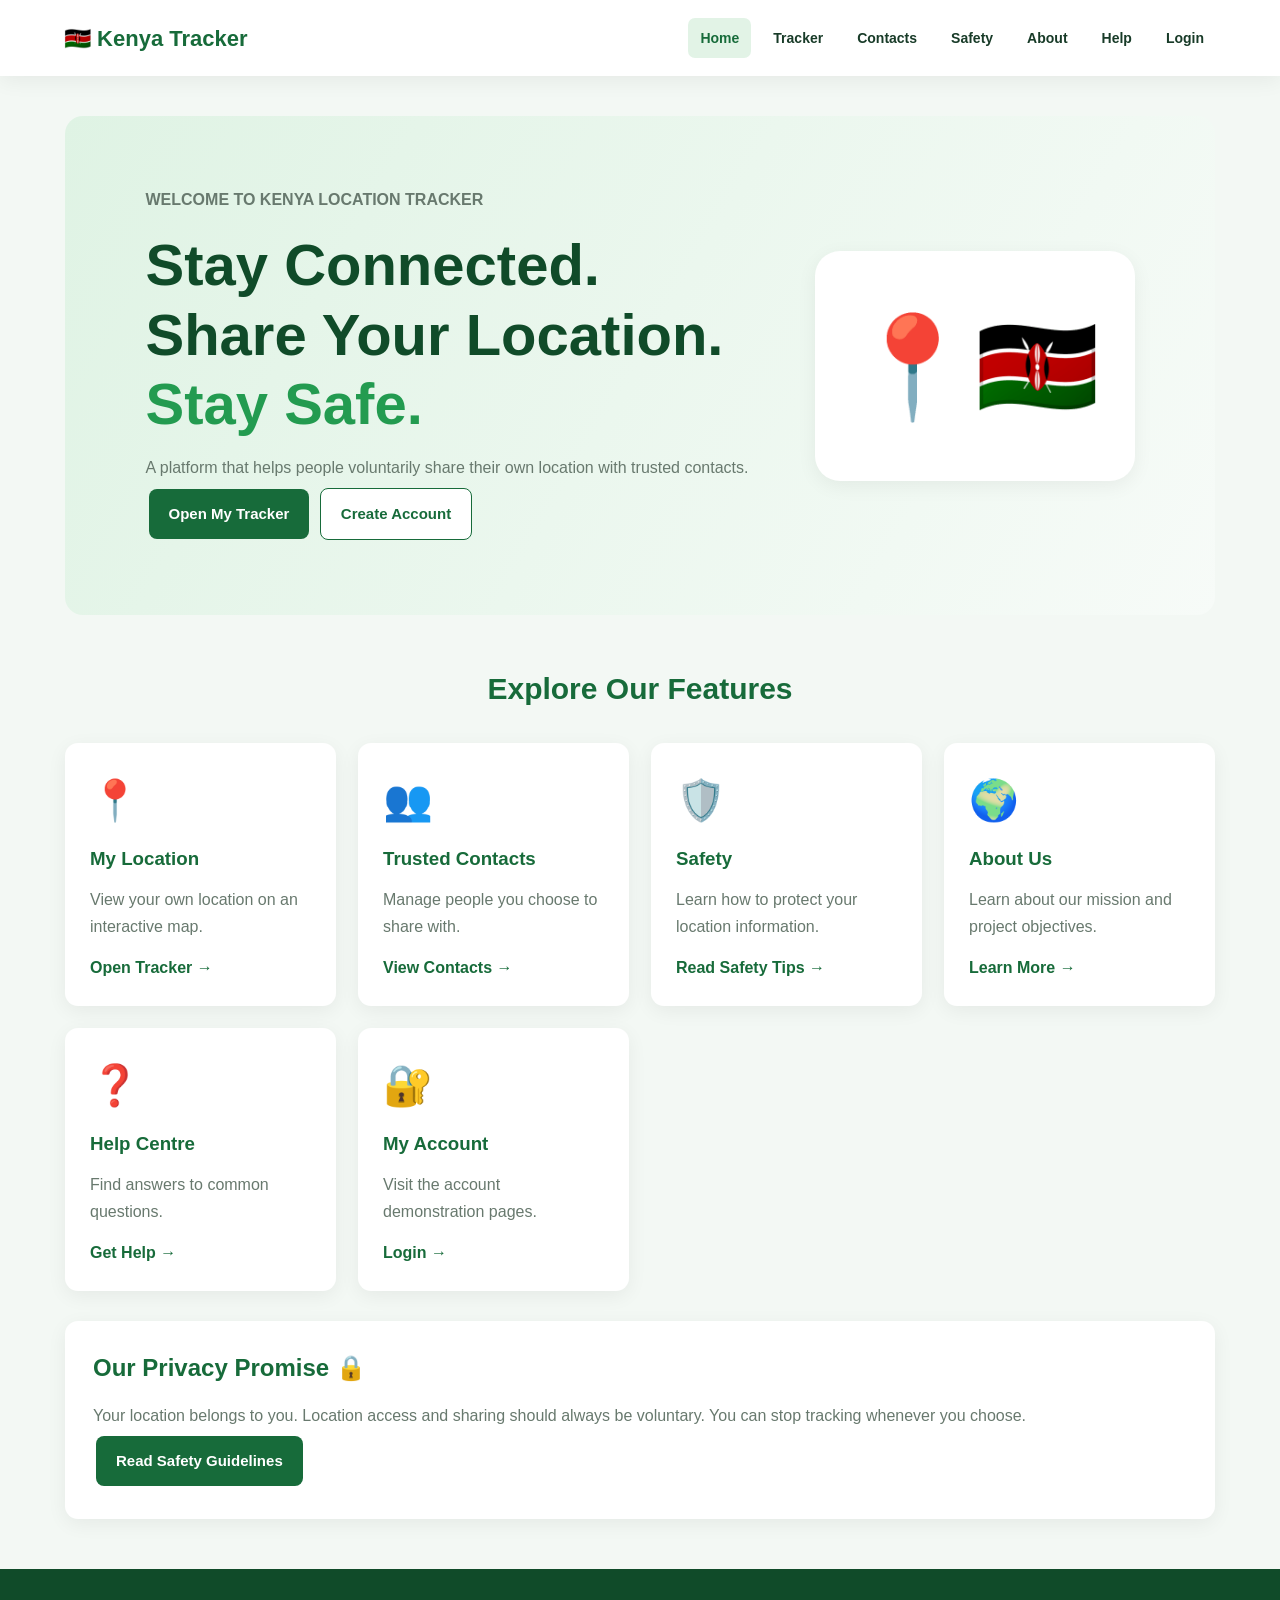
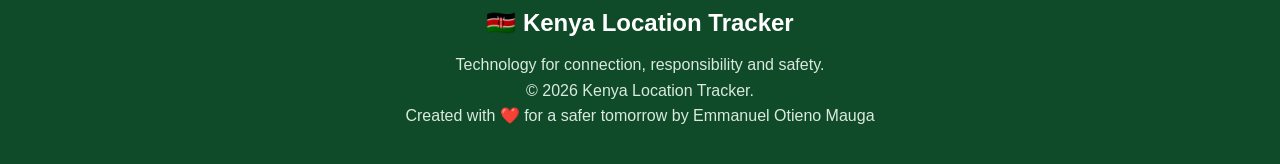
<file: index.html>
<!DOCTYPE html>
<html lang="en">
<head>
    <meta charset="UTF-8">
    <meta name="viewport" content="width=device-width, initial-scale=1.0">
    <title>Home | Kenya Location Tracker</title>
    <link rel="stylesheet" href="style.css">
</head>
<body>

<header>
    <a class="logo" href="index.html">🇰🇪 Kenya Tracker</a>
    <nav>
        <a class="active" href="index.html">Home</a>
        <a href="tracker.html">Tracker</a>
        <a href="contacts.html">Contacts</a>
        <a href="safety.html">Safety</a>
        <a href="about.html">About</a>
        <a href="help.html">Help</a>
        <a href="login.html">Login</a>
    </nav>
</header>

<main>
    <section class="hero">
        <div class="hero-content">
            <p><strong>WELCOME TO KENYA LOCATION TRACKER</strong></p>
            <h1>Stay Connected.<br>Share Your Location.<br>
                <span>Stay Safe.</span>
            </h1>
            <p>
                A platform that helps people voluntarily share their
                own location with trusted contacts.
            </p>
            <a class="button" href="tracker.html">Open My Tracker</a>
            <a class="button secondary" href="register.html">Create Account</a>
        </div>

        <div class="hero-art">📍🇰🇪</div>
    </section>

    <h2 class="section-title">Explore Our Features</h2>

    <section class="card-grid">
        <article class="card">
            <div class="card-icon">📍</div>
            <h3>My Location</h3>
            <p>View your own location on an interactive map.</p>
            <a href="tracker.html">Open Tracker →</a>
        </article>

        <article class="card">
            <div class="card-icon">👥</div>
            <h3>Trusted Contacts</h3>
            <p>Manage people you choose to share with.</p>
            <a href="contacts.html">View Contacts →</a>
        </article>

        <article class="card">
            <div class="card-icon">🛡️</div>
            <h3>Safety</h3>
            <p>Learn how to protect your location information.</p>
            <a href="safety.html">Read Safety Tips →</a>
        </article>

        <article class="card">
            <div class="card-icon">🌍</div>
            <h3>About Us</h3>
            <p>Learn about our mission and project objectives.</p>
            <a href="about.html">Learn More →</a>
        </article>

        <article class="card">
            <div class="card-icon">❓</div>
            <h3>Help Centre</h3>
            <p>Find answers to common questions.</p>
            <a href="help.html">Get Help →</a>
        </article>

        <article class="card">
            <div class="card-icon">🔐</div>
            <h3>My Account</h3>
            <p>Visit the account demonstration pages.</p>
            <a href="login.html">Login →</a>
        </article>
    </section>

    <section class="panel">
        <h2>Our Privacy Promise 🔒</h2>
        <p>
            Your location belongs to you. Location access and sharing
            should always be voluntary. You can stop tracking whenever
            you choose.
        </p>
        <a class="button" href="safety.html">Read Safety Guidelines</a>
    </section>
</main>

<footer>
    <h2>🇰🇪 Kenya Location Tracker</h2>
    <p>Technology for connection, responsibility and safety.</p>
    <p>© 2026 Kenya Location Tracker.</p>
    <p>Created with ❤️ for a safer tomorrow by Emmanuel Otieno Mauga</p>
</footer>

</body>
</html>
</file>
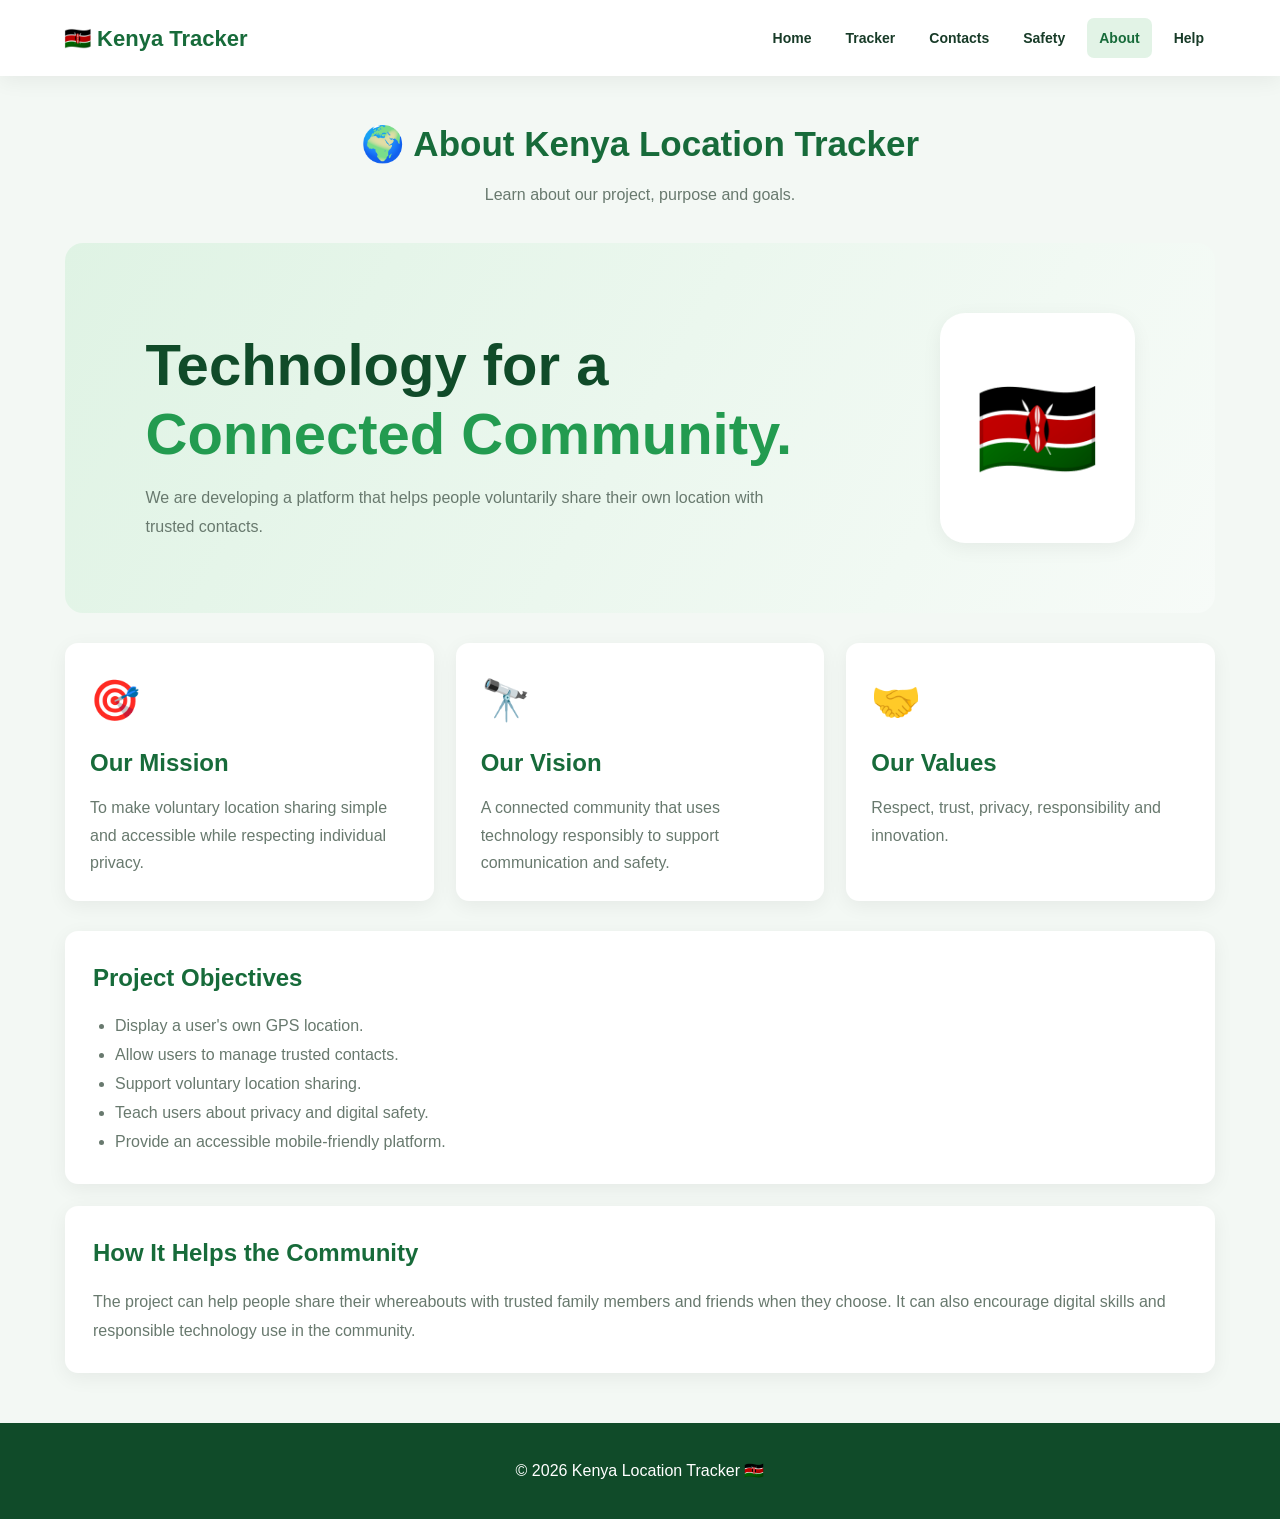
<file: about.html>
<!DOCTYPE html>
<html lang="en">
<head>
    <meta charset="UTF-8">
    <meta name="viewport" content="width=device-width, initial-scale=1.0">
    <title>About Us | Kenya Location Tracker</title>
    <link rel="stylesheet" href="style.css">
</head>
<body>

<header>
    <a class="logo" href="index.html">🇰🇪 Kenya Tracker</a>
    <nav>
        <a href="index.html">Home</a>
        <a href="tracker.html">Tracker</a>
        <a href="contacts.html">Contacts</a>
        <a href="safety.html">Safety</a>
        <a class="active" href="about.html">About</a>
        <a href="help.html">Help</a>
    </nav>
</header>

<main>
    <h1 class="page-title">🌍 About Kenya Location Tracker</h1>
    <p class="page-intro">
        Learn about our project, purpose and goals.
    </p>

    <section class="hero">
        <div class="hero-content">
            <h1>Technology for a <span>Connected Community.</span></h1>
            <p>
                We are developing a platform that helps people
                voluntarily share their own location with trusted contacts.
            </p>
        </div>
        <div class="hero-art">🇰🇪</div>
    </section>

    <section class="card-grid">
        <article class="card">
            <div class="card-icon">🎯</div>
            <h2>Our Mission</h2>
            <p>
                To make voluntary location sharing simple and accessible
                while respecting individual privacy.
            </p>
        </article>

        <article class="card">
            <div class="card-icon">🔭</div>
            <h2>Our Vision</h2>
            <p>
                A connected community that uses technology responsibly
                to support communication and safety.
            </p>
        </article>

        <article class="card">
            <div class="card-icon">🤝</div>
            <h2>Our Values</h2>
            <p>
                Respect, trust, privacy, responsibility and innovation.
            </p>
        </article>
    </section>

    <section class="panel">
        <h2>Project Objectives</h2>
        <ul>
            <li>Display a user's own GPS location.</li>
            <li>Allow users to manage trusted contacts.</li>
            <li>Support voluntary location sharing.</li>
            <li>Teach users about privacy and digital safety.</li>
            <li>Provide an accessible mobile-friendly platform.</li>
        </ul>
    </section>

    <section class="panel">
        <h2>How It Helps the Community</h2>
        <p>
            The project can help people share their whereabouts with
            trusted family members and friends when they choose.
            It can also encourage digital skills and responsible
            technology use in the community.
        </p>
    </section>
</main>

<footer>
    © 2026 Kenya Location Tracker 🇰🇪
</footer>

</body>
</html>
</file>
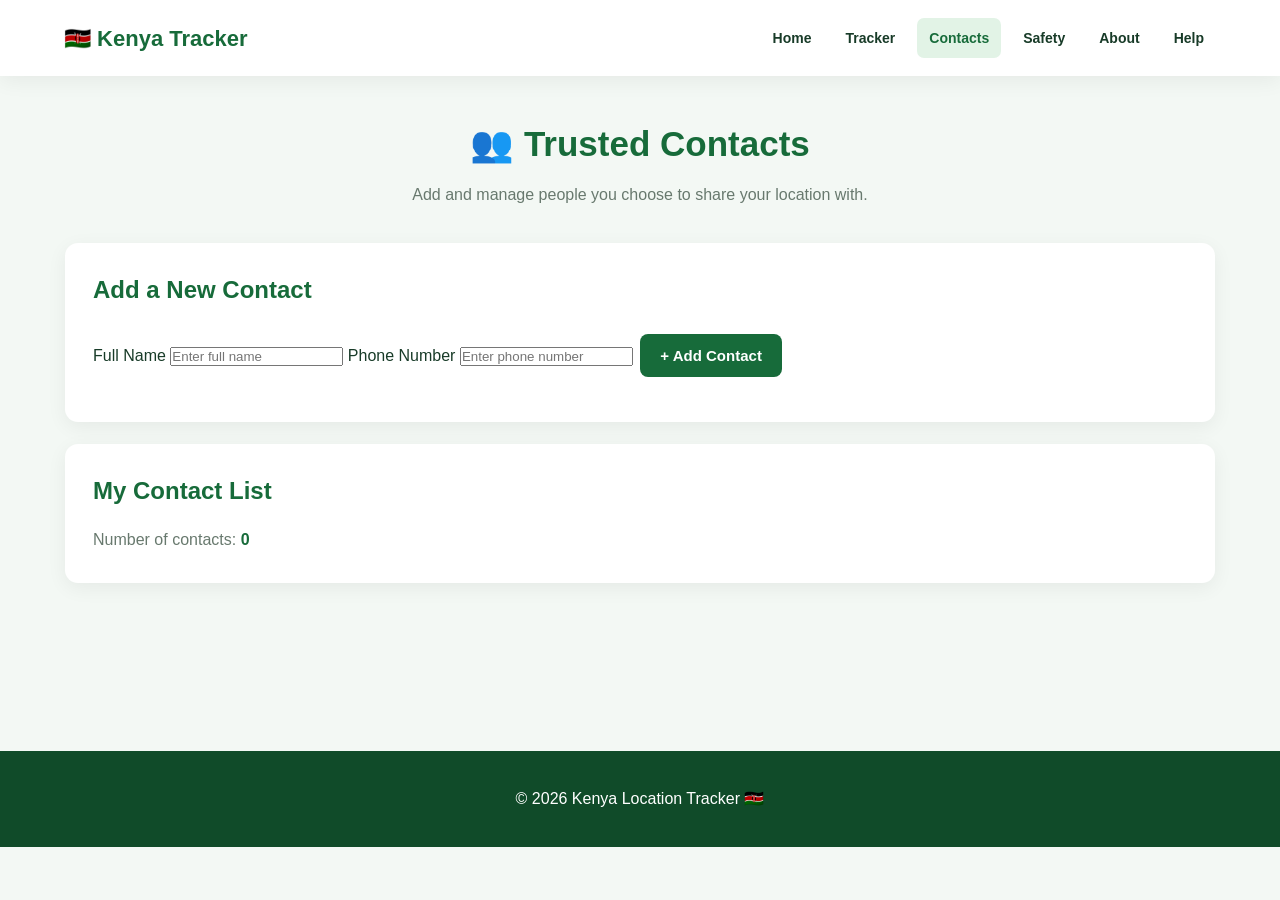
<file: contacts.html>
<!DOCTYPE html>
<html lang="en">
<head>
    <meta charset="UTF-8">
    <meta name="viewport" content="width=device-width, initial-scale=1.0">
    <title>Contacts | Kenya Location Tracker</title>
    <link rel="stylesheet" href="style.css">
</head>
<body>

<header>
    <a class="logo" href="index.html">🇰🇪 Kenya Tracker</a>
    <nav>
        <a href="index.html">Home</a>
        <a href="tracker.html">Tracker</a>
        <a class="active" href="contacts.html">Contacts</a>
        <a href="safety.html">Safety</a>
        <a href="about.html">About</a>
        <a href="help.html">Help</a>
    </nav>
</header>

<main>
    <h1 class="page-title">👥 Trusted Contacts</h1>
    <p class="page-intro">
        Add and manage people you choose to share your location with.
    </p>

    <section class="panel">
        <h2>Add a New Contact</h2>

        <form id="contactForm">
            <label for="contactName">Full Name</label>
            <input id="contactName" type="text"
                   placeholder="Enter full name" required>

            <label for="contactPhone">Phone Number</label>
            <input id="contactPhone" type="tel"
                   placeholder="Enter phone number" required>

            <button class="button" type="submit">+ Add Contact</button>
        </form>

        <p id="contactMessage" class="message" aria-live="polite"></p>
    </section>

    <section class="panel">
        <h2>My Contact List</h2>
        <p>Number of contacts: <strong id="contactCount">0</strong></p>
        <div id="contactList"></div>
    </section>
</main>

<footer>
    © 2026 Kenya Location Tracker 🇰🇪
</footer>

<script src="contacts.js"></script>
</body>
</html>
</file>
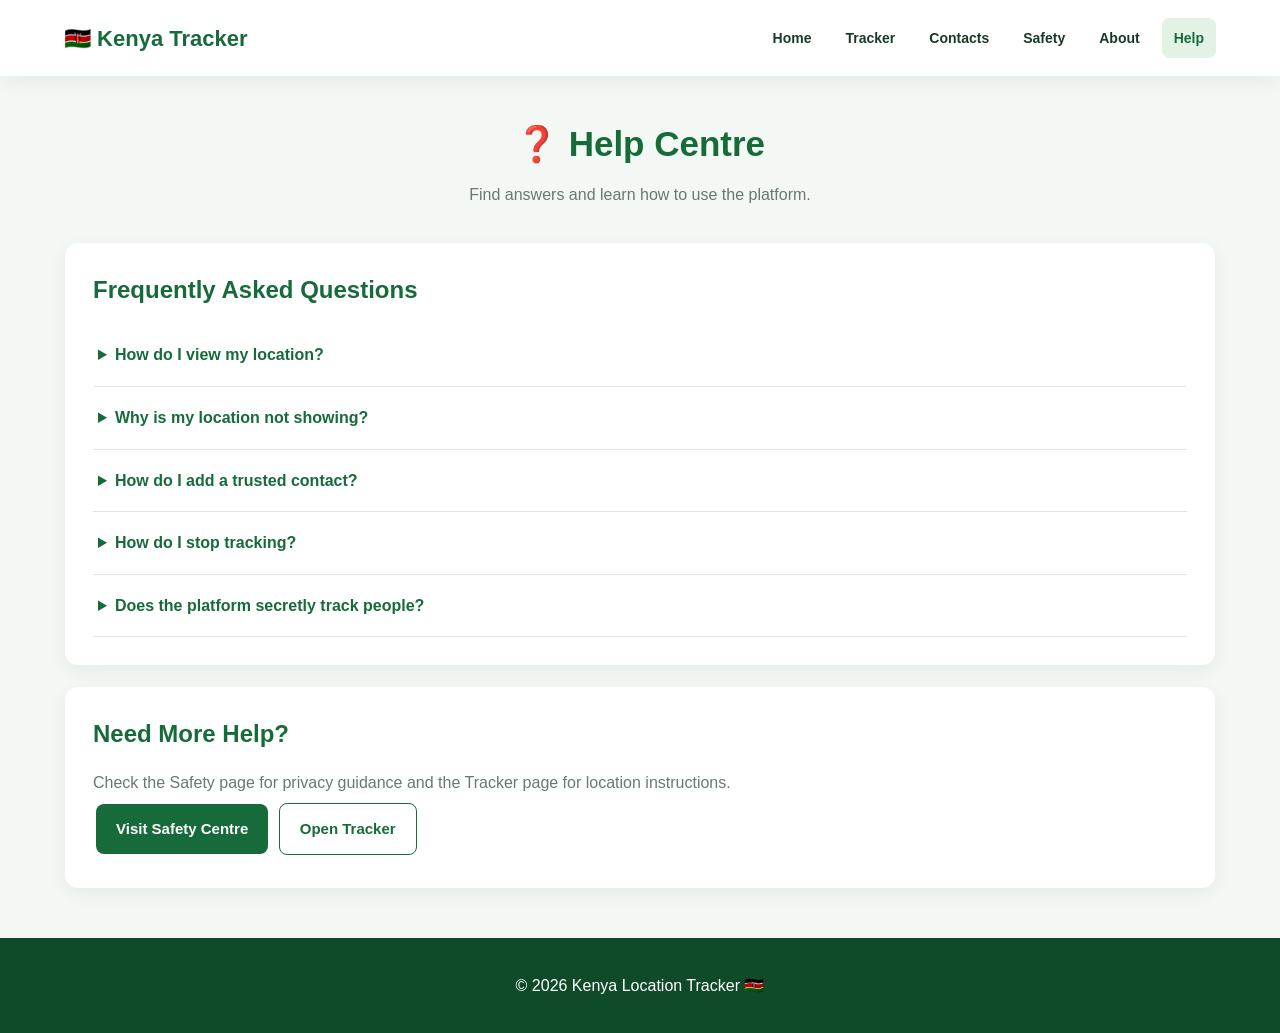
<file: help.html>
<!DOCTYPE html>
<html lang="en">
<head>
    <meta charset="UTF-8">
    <meta name="viewport" content="width=device-width, initial-scale=1.0">
    <title>Help Centre | Kenya Location Tracker</title>
    <link rel="stylesheet" href="style.css">
</head>
<body>

<header>
    <a class="logo" href="index.html">🇰🇪 Kenya Tracker</a>
    <nav>
        <a href="index.html">Home</a>
        <a href="tracker.html">Tracker</a>
        <a href="contacts.html">Contacts</a>
        <a href="safety.html">Safety</a>
        <a href="about.html">About</a>
        <a class="active" href="help.html">Help</a>
    </nav>
</header>

<main>
    <h1 class="page-title">❓ Help Centre</h1>
    <p class="page-intro">
        Find answers and learn how to use the platform.
    </p>

    <section class="panel">
        <h2>Frequently Asked Questions</h2>

        <details class="faq">
            <summary>How do I view my location?</summary>
            <p>
                Open Tracker, agree to location access and select
                Start Tracking. Your browser will ask for permission.
            </p>
        </details>

        <details class="faq">
            <summary>Why is my location not showing?</summary>
            <p>
                Check your device's location settings and browser
                permissions. Location access generally requires HTTPS
                or localhost.
            </p>
        </details>

        <details class="faq">
            <summary>How do I add a trusted contact?</summary>
            <p>
                Open Contacts, enter the person's name and phone number,
                then select Add Contact.
            </p>
        </details>

        <details class="faq">
            <summary>How do I stop tracking?</summary>
            <p>
                Open Tracker and select Stop Tracking.
            </p>
        </details>

        <details class="faq">
            <summary>Does the platform secretly track people?</summary>
            <p>
                No. The project is designed for people to share their
                own location voluntarily.
            </p>
        </details>
    </section>

    <section class="panel">
        <h2>Need More Help?</h2>
        <p>
            Check the Safety page for privacy guidance and the Tracker
            page for location instructions.
        </p>
        <a class="button" href="safety.html">Visit Safety Centre</a>
        <a class="button secondary" href="tracker.html">Open Tracker</a>
    </section>
</main>

<footer>
    © 2026 Kenya Location Tracker 🇰🇪
</footer>

</body>
</html>
</file>
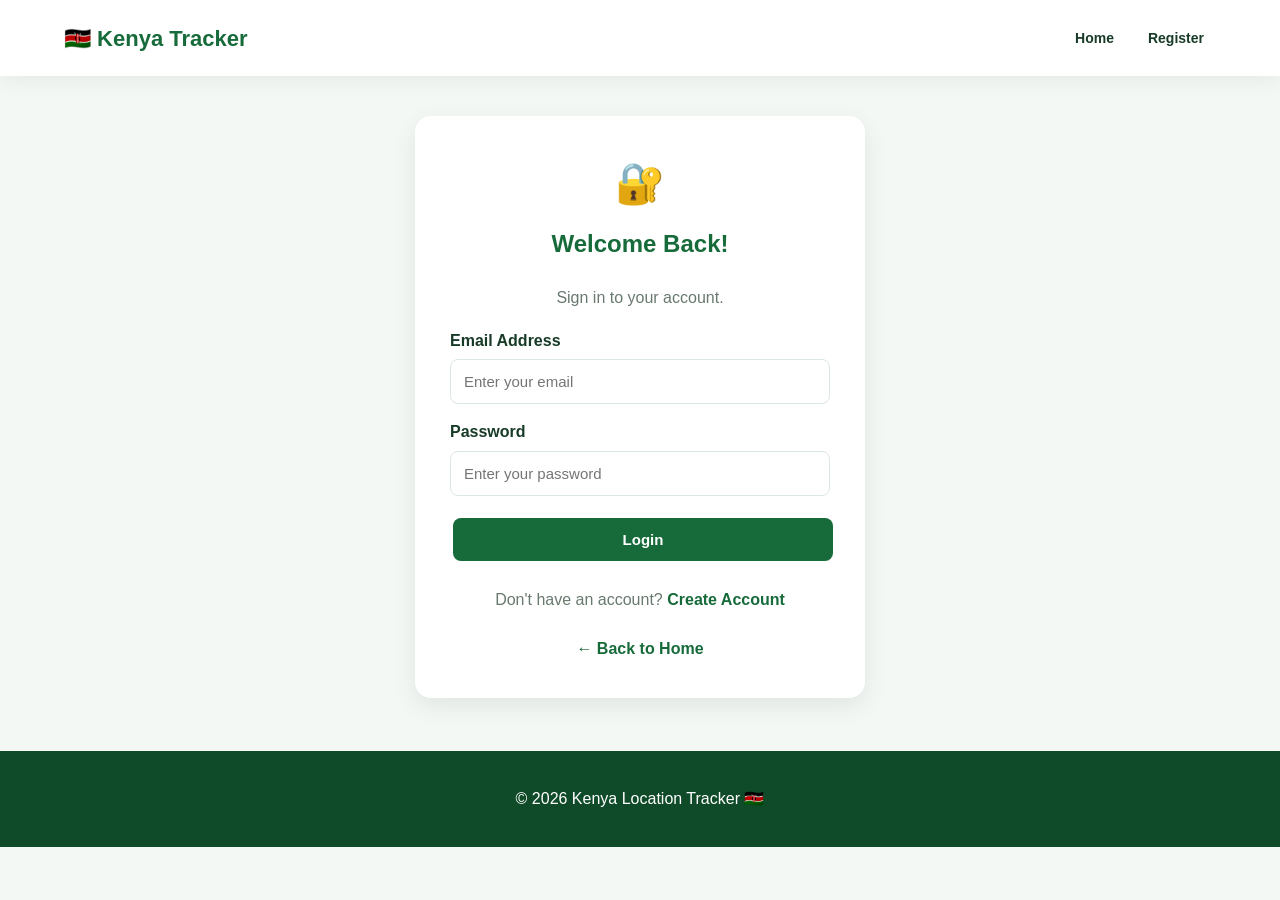
<file: login.html>
<!DOCTYPE html>
<html lang="en">
<head>
    <meta charset="UTF-8">
    <meta name="viewport" content="width=device-width, initial-scale=1.0">
    <title>Login | Kenya Location Tracker</title>
    <link rel="stylesheet" href="style.css">
</head>
<body>

<header>
    <a class="logo" href="index.html">🇰🇪 Kenya Tracker</a>
    <nav>
        <a href="index.html">Home</a>
        <a href="register.html">Register</a>
    </nav>
</header>

<main>
    <section class="panel auth-box">
        <div class="card-icon" style="text-align:center;">🔐</div>

        <h1>Welcome Back!</h1>
        <p class="auth-note">Sign in to your account.</p>

        <form id="loginForm">
            <label for="loginEmail">Email Address</label>
            <input type="email" id="loginEmail"
                   placeholder="Enter your email" required>

            <label for="loginPassword">Password</label>
            <input type="password" id="loginPassword"
                   placeholder="Enter your password" required>

            <button class="button" type="submit">Login</button>
        </form>

        <p id="loginMessage" class="message auth-note"
           aria-live="polite"></p>

        <p class="auth-note">
            Don't have an account?
            <a href="register.html">Create Account</a>
        </p>

        <p class="auth-note">
            <a href="index.html">← Back to Home</a>
        </p>
    </section>
</main>

<footer>
    © 2026 Kenya Location Tracker 🇰🇪
</footer>

<script src="auth.js"></script>
</body>
</html>
</file>
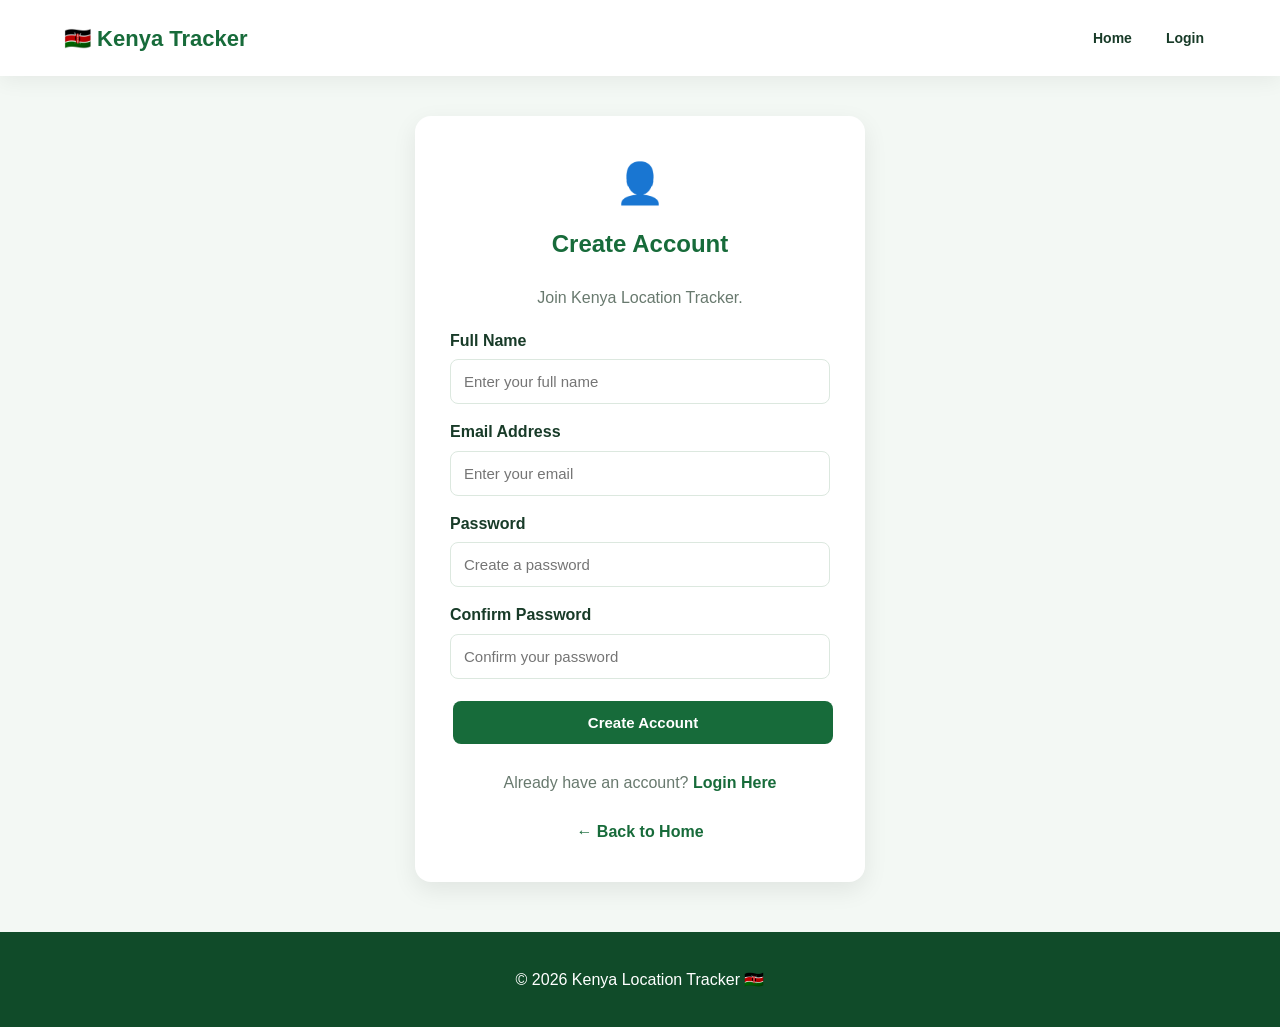
<file: register.html>
<!DOCTYPE html>
<html lang="en">
<head>
    <meta charset="UTF-8">
    <meta name="viewport" content="width=device-width, initial-scale=1.0">
    <title>Register | Kenya Location Tracker</title>
    <link rel="stylesheet" href="style.css">
</head>
<body>

<header>
    <a class="logo" href="index.html">🇰🇪 Kenya Tracker</a>
    <nav>
        <a href="index.html">Home</a>
        <a href="login.html">Login</a>
    </nav>
</header>

<main>
    <section class="panel auth-box">
        <div class="card-icon" style="text-align:center;">👤</div>

        <h1>Create Account</h1>
        <p class="auth-note">Join Kenya Location Tracker.</p>

        <form id="registerForm">
            <label for="fullName">Full Name</label>
            <input type="text" id="fullName"
                   placeholder="Enter your full name" required>

            <label for="registerEmail">Email Address</label>
            <input type="email" id="registerEmail"
                   placeholder="Enter your email" required>

            <label for="registerPassword">Password</label>
            <input type="password" id="registerPassword"
                   placeholder="Create a password"
                   minlength="8" required>

            <label for="confirmPassword">Confirm Password</label>
            <input type="password" id="confirmPassword"
                   placeholder="Confirm your password"
                   minlength="8" required>

            <button class="button" type="submit">
                Create Account
            </button>
        </form>

        <p id="registerMessage" class="message auth-note"
           aria-live="polite"></p>

        <p class="auth-note">
            Already have an account?
            <a href="login.html">Login Here</a>
        </p>

        <p class="auth-note">
            <a href="index.html">← Back to Home</a>
        </p>
    </section>
</main>

<footer>
    © 2026 Kenya Location Tracker 🇰🇪
</footer>

<script src="auth.js"></script>
</body>
</html>
</file>
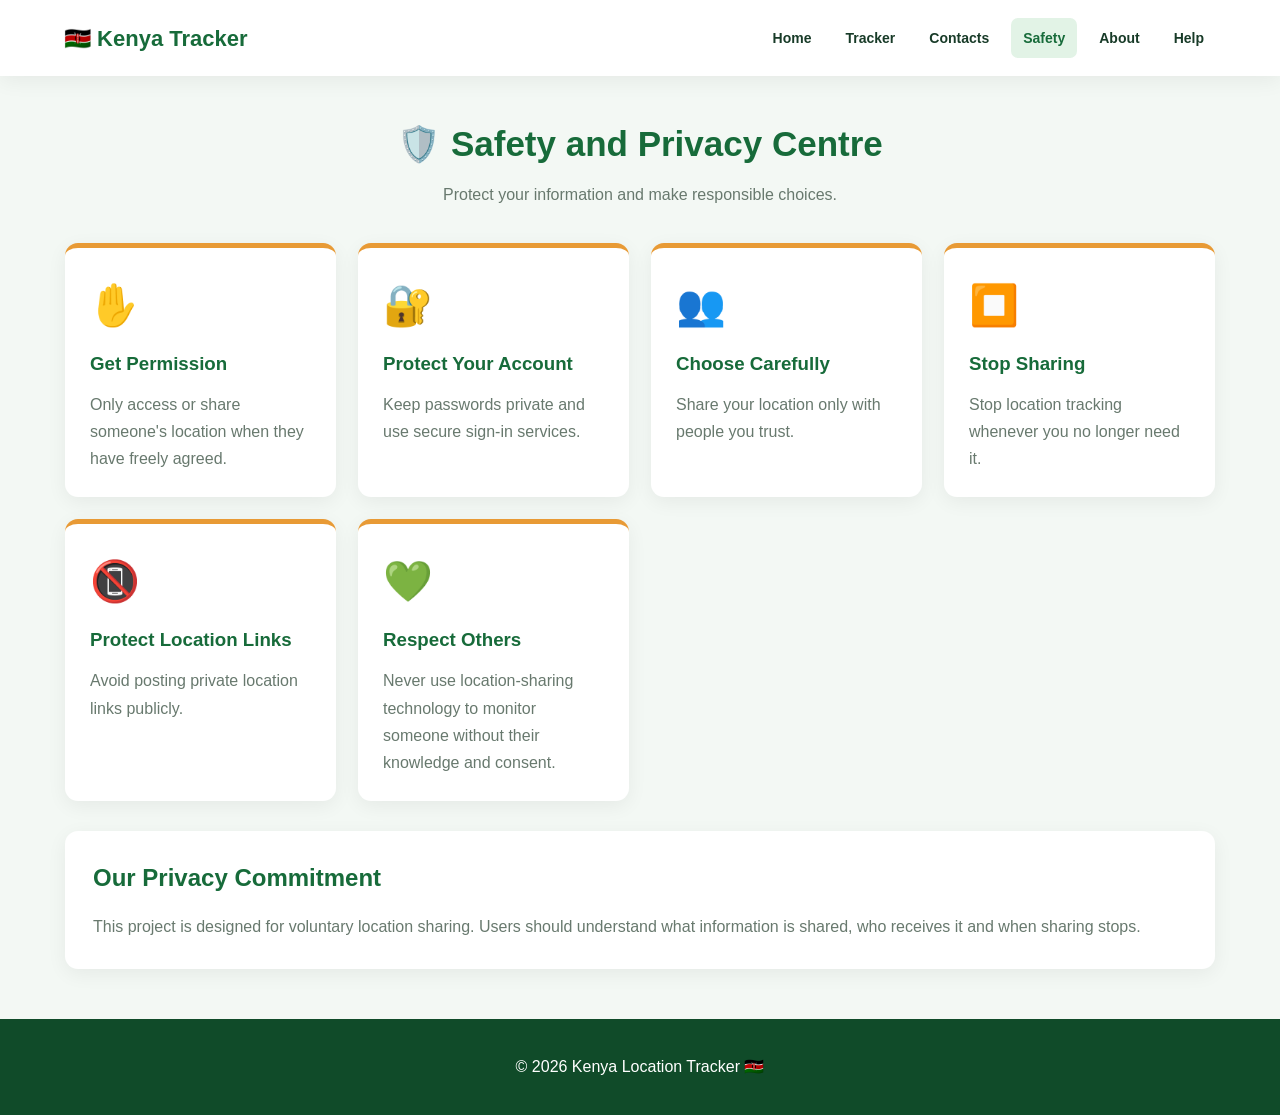
<file: safety.html>
<!DOCTYPE html>
<html lang="en">
<head>
    <meta charset="UTF-8">
    <meta name="viewport" content="width=device-width, initial-scale=1.0">
    <title>Safety | Kenya Location Tracker</title>
    <link rel="stylesheet" href="style.css">
</head>
<body>

<header>
    <a class="logo" href="index.html">🇰🇪 Kenya Tracker</a>
    <nav>
        <a href="index.html">Home</a>
        <a href="tracker.html">Tracker</a>
        <a href="contacts.html">Contacts</a>
        <a class="active" href="safety.html">Safety</a>
        <a href="about.html">About</a>
        <a href="help.html">Help</a>
    </nav>
</header>

<main>
    <h1 class="page-title">🛡️ Safety and Privacy Centre</h1>
    <p class="page-intro">
        Protect your information and make responsible choices.
    </p>

    <section class="card-grid">
        <article class="card accent-orange">
            <div class="card-icon">✋</div>
            <h3>Get Permission</h3>
            <p>
                Only access or share someone's location when they
                have freely agreed.
            </p>
        </article>

        <article class="card accent-orange">
            <div class="card-icon">🔐</div>
            <h3>Protect Your Account</h3>
            <p>
                Keep passwords private and use secure sign-in services.
            </p>
        </article>

        <article class="card accent-orange">
            <div class="card-icon">👥</div>
            <h3>Choose Carefully</h3>
            <p>
                Share your location only with people you trust.
            </p>
        </article>

        <article class="card accent-orange">
            <div class="card-icon">⏹️</div>
            <h3>Stop Sharing</h3>
            <p>
                Stop location tracking whenever you no longer need it.
            </p>
        </article>

        <article class="card accent-orange">
            <div class="card-icon">📵</div>
            <h3>Protect Location Links</h3>
            <p>
                Avoid posting private location links publicly.
            </p>
        </article>

        <article class="card accent-orange">
            <div class="card-icon">💚</div>
            <h3>Respect Others</h3>
            <p>
                Never use location-sharing technology to monitor
                someone without their knowledge and consent.
            </p>
        </article>
    </section>

    <section class="panel">
        <h2>Our Privacy Commitment</h2>
        <p>
            This project is designed for voluntary location sharing.
            Users should understand what information is shared,
            who receives it and when sharing stops.
        </p>
    </section>
</main>

<footer>
    © 2026 Kenya Location Tracker 🇰🇪
</footer>

</body>
</html>
</file>
<file: style.css>
/* =====================================
   KENYA LOCATION TRACKER
   COMPLETE WEBSITE STYLESHEET
===================================== */

/* 1. GLOBAL SETTINGS */

* {
    margin: 0;
    padding: 0;
    box-sizing: border-box;
    scroll-behavior: smooth;
}

:root {
    --primary: #176b3a;
    --primary-dark: #104b29;
    --primary-light: #e2f3e6;
    --white: #ffffff;
    --background: #f3f8f4;
    --text: #183b28;
    --muted: #68796e;
    --border: #dce8df;
    --blue: #3684bd;
    --purple: #8a63b5;
    --orange: #e89a35;
    --red: #b83232;
    --shadow: 0 5px 20px rgba(0, 0, 0, 0.06);
}

body {
    font-family: Arial, Helvetica, sans-serif;
    background: var(--background);
    color: var(--text);
    line-height: 1.6;
}

a {
    text-decoration: none;
}

button,
input,
textarea {
    font-family: inherit;
}

button {
    cursor: pointer;
}

img {
    max-width: 100%;
}

/* 2. HEADER AND NAVIGATION */

header {
    width: 100%;
    background: var(--white);
    padding: 18px 5%;
    display: flex;
    justify-content: space-between;
    align-items: center;
    flex-wrap: wrap;
    gap: 15px;
    box-shadow: var(--shadow);
    position: relative;
    z-index: 10;
}

.logo {
    color: var(--primary);
    font-size: 22px;
    font-weight: bold;
}

nav {
    display: flex;
    align-items: center;
    gap: 10px;
    flex-wrap: wrap;
}

nav a {
    color: var(--text);
    font-size: 14px;
    font-weight: bold;
    padding: 9px 12px;
    border-radius: 7px;
    transition: 0.3s;
}

nav a:hover,
nav a.active {
    color: var(--primary);
    background: var(--primary-light);
}

/* 3. GENERAL PAGE LAYOUT */

main {
    width: 90%;
    max-width: 1150px;
    min-height: 65vh;
    margin: 40px auto;
}

.page-title {
    color: var(--primary);
    text-align: center;
    font-size: 35px;
    margin-bottom: 10px;
}

.page-intro {
    color: var(--muted);
    text-align: center;
    max-width: 750px;
    margin: 0 auto 35px;
}

/* 4. BUTTONS */

.button {
    display: inline-block;
    background: var(--primary);
    color: var(--white);
    border: none;
    border-radius: 8px;
    padding: 13px 20px;
    font-size: 15px;
    font-weight: bold;
    transition: 0.3s;
    margin: 5px 3px;
}

.button:hover {
    background: var(--primary-dark);
    transform: translateY(-2px);
}

.button.secondary {
    background: var(--white);
    color: var(--primary);
    border: 1px solid var(--primary);
}

.button.danger {
    background: var(--red);
    color: white;
}

.button.blue {
    background: var(--blue);
}

/* 5. HOME PAGE */

.hero {
    background: linear-gradient(120deg, #dff3e4, #f7fbf8);
    padding: 70px 7%;
    border-radius: 18px;
    display: flex;
    align-items: center;
    justify-content: space-between;
    gap: 35px;
    overflow: hidden;
    animation: fadeIn 0.8s ease;
}

.hero-content {
    max-width: 650px;
}

.hero h1 {
    color: var(--primary-dark);
    font-size: clamp(35px, 5vw, 58px);
    line-height: 1.2;
    margin: 15px 0;
}

.hero h1 span {
    color: #239b50;
}

.hero p {
    color: var(--muted);
    line-height: 1.8;
}

.hero-art {
    font-size: 100px;
    background: white;
    padding: 35px;
    border-radius: 25px;
    box-shadow: var(--shadow);
    text-align: center;
}

.section-title {
    text-align: center;
    color: var(--primary);
    margin: 50px 0 25px;
    font-size: 30px;
}

/* 6. CARDS AND FEATURE SECTIONS */

.card-grid {
    display: grid;
    grid-template-columns: repeat(auto-fit, minmax(220px, 1fr));
    gap: 22px;
    margin: 30px 0;
}

.card {
    background: var(--white);
    padding: 25px;
    border-radius: 13px;
    box-shadow: var(--shadow);
    transition: transform 0.3s, box-shadow 0.3s;
}

.card:hover {
    transform: translateY(-5px);
    box-shadow: 0 10px 25px rgba(0, 0, 0, 0.09);
}

.card h2,
.card h3 {
    color: var(--primary);
    margin: 12px 0;
}

.card p {
    color: var(--muted);
    line-height: 1.7;
}

.card a {
    display: inline-block;
    color: var(--primary);
    font-weight: bold;
    margin-top: 15px;
}

.card-icon {
    font-size: 40px;
    margin-bottom: 10px;
}

.accent-blue {
    border-top: 5px solid var(--blue);
}

.accent-purple {
    border-top: 5px solid var(--purple);
}

.accent-orange {
    border-top: 5px solid var(--orange);
}

/* 7. CONTENT PANELS */

.panel {
    background: var(--white);
    padding: 28px;
    border-radius: 13px;
    margin: 22px 0;
    box-shadow: var(--shadow);
}

.panel h2 {
    color: var(--primary);
    margin-bottom: 15px;
}

.panel p,
.panel li {
    color: var(--muted);
    line-height: 1.8;
}

.panel ul {
    padding-left: 22px;
}

/* 8. TRACKER PAGE */

#map {
    width: 100%;
    height: 400px;
    border-radius: 12px;
    margin: 20px 0;
    border: 2px solid var(--border);
    z-index: 1;
}

#trackerStatus {
    padding: 12px;
    border-radius: 8px;
    background: var(--primary-light);
    color: var(--primary-dark);
    margin: 15px 0;
    font-weight: bold;
}

#latitude,
#longitude,
#accuracy {
    font-weight: bold;
    color: var(--primary);
    word-break: break-word;
}

/* 9. CONTACTS PAGE */

#contactForm {
    margin-top: 20px;
}

.contact-item {
    background: #eef7f0;
    padding: 14px;
    margin: 12px 0;
    border-radius: 9px;
    border-left: 4px solid var(--primary);
    display: flex;
    justify-content: space-between;
    align-items: center;
    gap: 12px;
    flex-wrap: wrap;
}

.contact-item span {
    font-weight: bold;
    color: var(--text);
    overflow-wrap: anywhere;
}

#contactCount {
    color: var(--primary);
}

/* 10. SAFETY PAGE */

.safety-card {
    border-left: 5px solid var(--orange);
    background: white;
    padding: 23px;
    border-radius: 10px;
    margin-bottom: 18px;
}

.safety-card h3 {
    color: var(--primary);
}

/* 11. ABOUT PAGE */

.about-hero {
    background: linear-gradient(120deg, #dff3e4, #ffffff);
    padding: 55px 30px;
    border-radius: 16px;
    text-align: center;
}

.about-hero h1 {
    color: var(--primary);
    font-size: 40px;
}

.about-hero p {
    max-width: 750px;
    margin: 15px auto;
    color: var(--muted);
}

/* 12. HELP PAGE */

.faq {
    padding: 18px 5px;
    border-bottom: 1px solid var(--border);
}

.faq summary {
    cursor: pointer;
    font-weight: bold;
    color: var(--primary);
}

.faq p {
    margin-top: 12px;
    color: var(--muted);
}

/* 13. LOGIN AND REGISTER PAGES */

.auth-box {
    max-width: 450px;
    margin: 35px auto;
    padding: 35px;
    background: white;
    border-radius: 16px;
    box-shadow: 0 8px 25px rgba(0, 0, 0, 0.08);
}

.auth-box h1 {
    color: var(--primary);
    text-align: center;
    margin-bottom: 10px;
}

.auth-box > p {
    text-align: center;
    color: var(--muted);
}

.auth-box label {
    display: block;
    margin: 15px 0 6px;
    font-weight: bold;
}

.auth-box input {
    width: 100%;
    padding: 13px;
    border: 1px solid var(--border);
    border-radius: 8px;
    font-size: 15px;
}

.auth-box input:focus,
.panel input:focus,
.panel textarea:focus {
    outline: 2px solid #239b50;
    border-color: transparent;
}

.auth-box .button {
    width: 100%;
    margin-top: 22px;
}

.auth-note {
    text-align: center;
    margin-top: 20px;
}

.auth-note a {
    color: var(--primary);
    font-weight: bold;
}

.message {
    font-weight: bold;
    margin-top: 12px;
}

/* 14. FOOTER */

footer {
    background: var(--primary-dark);
    color: white;
    text-align: center;
    padding: 35px 20px;
    margin-top: 50px;
}

footer h2 {
    margin-bottom: 10px;
}

footer p {
    color: #d9eadf;
}

.footer-links {
    display: flex;
    justify-content: center;
    flex-wrap: wrap;
    gap: 18px;
    margin: 22px 0;
}

.footer-links a {
    color: white;
    font-weight: bold;
}

/* 15. ANIMATIONS */

@keyframes fadeIn {
    from {
        opacity: 0;
        transform: translateY(20px);
    }

    to {
        opacity: 1;
        transform: translateY(0);
    }
}

.hero,
.card,
.panel {
    animation: fadeIn 0.6s ease;
}

/* 16. TABLET RESPONSIVENESS */

@media (max-width: 900px) {
    header {
        justify-content: center;
        text-align: center;
    }

    nav {
        justify-content: center;
    }

    .hero {
        padding: 45px 25px;
    }
}

/* 17. MOBILE RESPONSIVENESS */

@media (max-width: 600px) {
    header {
        flex-direction: column;
        padding: 18px 12px;
    }

    .logo {
        font-size: 19px;
    }

    nav {
        gap: 5px;
    }

    nav a {
        font-size: 12px;
        padding: 8px;
    }

    main {
        width: 94%;
        margin: 25px auto;
    }

    .page-title {
        font-size: 27px;
    }

    .hero {
        flex-direction: column;
        text-align: center;
        padding: 35px 18px;
    }

    .hero h1 {
        font-size: 35px;
    }

    .hero-art {
        font-size: 65px;
        padding: 20px;
    }

    .card-grid {
        grid-template-columns: 1fr;
    }

    .panel {
        padding: 19px;
    }

    #map {
        height: 300px;
    }

    .auth-box {
        padding: 23px;
    }

    .contact-item {
        align-items: flex-start;
        flex-direction: column;
    }

    .button {
        max-width: 100%;
    }
}

/* 18. SMALL PHONE SUPPORT */

@media (max-width: 360px) {
    .hero h1 {
        font-size: 29px;
    }

    nav a {
        font-size: 11px;
        padding: 6px;
    }

    .page-title {
        font-size: 24px;
    }
}

/* 19. ACCESSIBILITY */

button:focus-visible,
a:focus-visible,
input:focus-visible,
summary:focus-visible {
    outline: 3px solid #e89a35;
    outline-offset: 3px;
}

@media (prefers-reduced-motion: reduce) {
    *,
    *::before,
    *::after {
        scroll-behavior: auto !important;
        animation-duration: 0.01ms !important;
        transition-duration: 0.01ms !important;
    }
}
</file>
